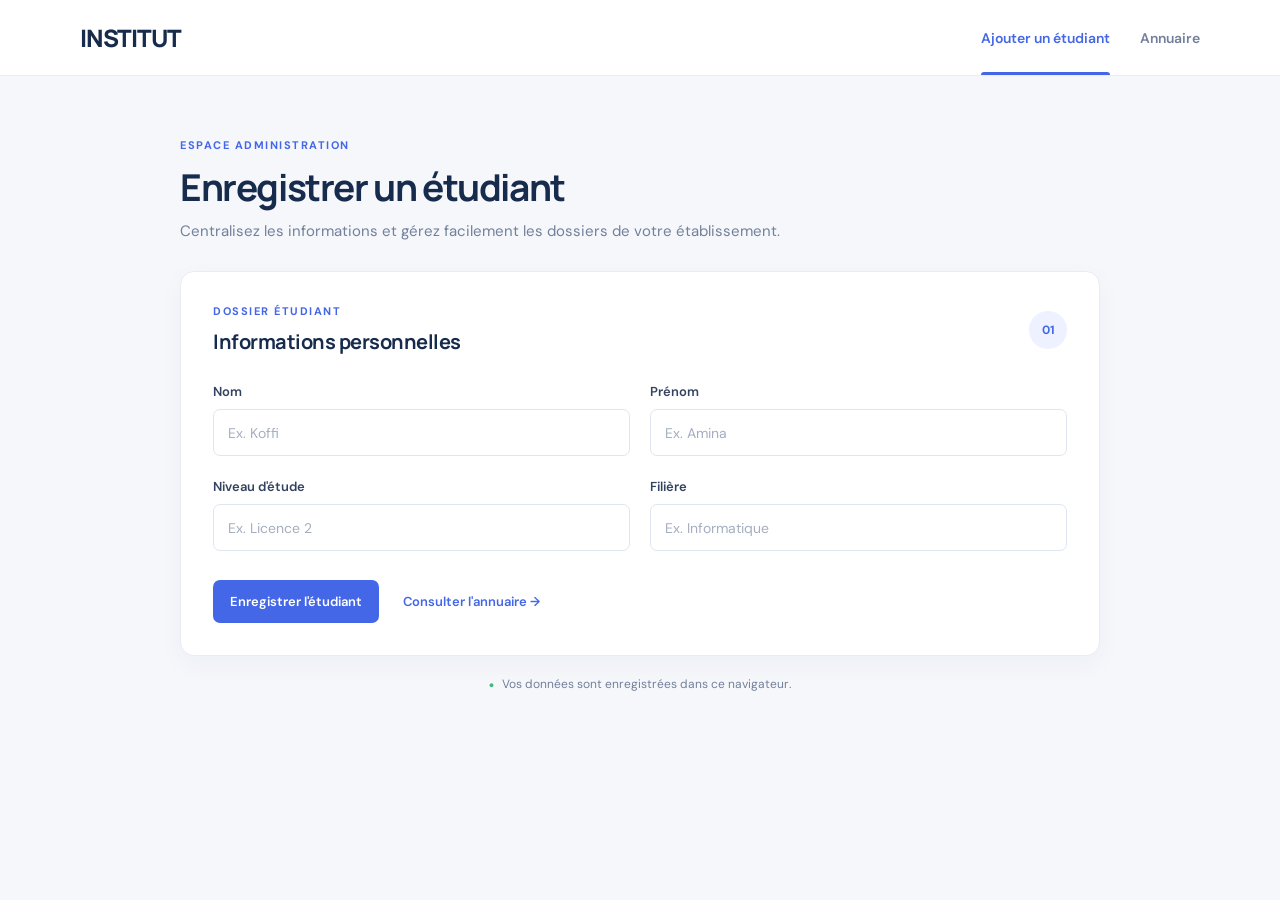
<file: index.html>
<!DOCTYPE html>
<html lang="fr">
<head>
    <meta charset="UTF-8">
    <meta name="viewport" content="width=device-width, initial-scale=1.0">
    <meta name="description" content="Ajoutez et gérez les dossiers des étudiants.">
    <title>Gestion des étudiants</title>
    <link rel="stylesheet" href="style.css">
    <script src="app.js" defer></script>
</head>
<body>
    <header class="site-header">
        <a class="brand" href="index.html">INSTITUT</a>
        <nav aria-label="Navigation principale">
            <a class="nav-link active" href="index.html">Ajouter un étudiant</a>
            <a class="nav-link" href="index2.html">Annuaire</a>
        </nav>
    </header>

    <main class="page-shell">
        <section class="intro">
            <p class="eyebrow">ESPACE ADMINISTRATION</p>
            <h1 id="form-title">Enregistrer un étudiant</h1>
            <p>Centralisez les informations et gérez facilement les dossiers de votre établissement.</p>
        </section>

        <section class="panel form-panel" aria-labelledby="form-title">
            <div class="panel-heading">
                <div>
                    <p class="eyebrow">DOSSIER ÉTUDIANT</p>
                    <h2>Informations personnelles</h2>
                </div>
                <span class="step-badge">01</span>
            </div>

            <p id="status-message" class="status-message" role="status" aria-live="polite"></p>

            <form id="student-form">
                <div class="form-grid">
                    <label>
                        Nom
                        <input id="nom" name="nom" type="text" placeholder="Ex. Koffi" autocomplete="family-name" required>
                    </label>
                    <label>
                        Prénom
                        <input id="prenom" name="prenom" type="text" placeholder="Ex. Amina" autocomplete="given-name" required>
                    </label>
                    <label>
                        Niveau d'étude
                        <input id="niveau" name="niveau" type="text" placeholder="Ex. Licence 2" required>
                    </label>
                    <label>
                        Filière
                        <input id="filiere" name="filiere" type="text" placeholder="Ex. Informatique" required>
                    </label>
                </div>
                <div class="form-actions">
                    <button class="button button-primary" id="submit-button" type="submit">Enregistrer l'étudiant</button>
                    <a class="text-link" href="index2.html">Consulter l'annuaire <span aria-hidden="true">→</span></a>
                </div>
            </form>
        </section>

        <p class="storage-note"><span aria-hidden="true">●</span> Vos données sont enregistrées dans ce navigateur.</p>
    </main>
</body>
</html>
</file>
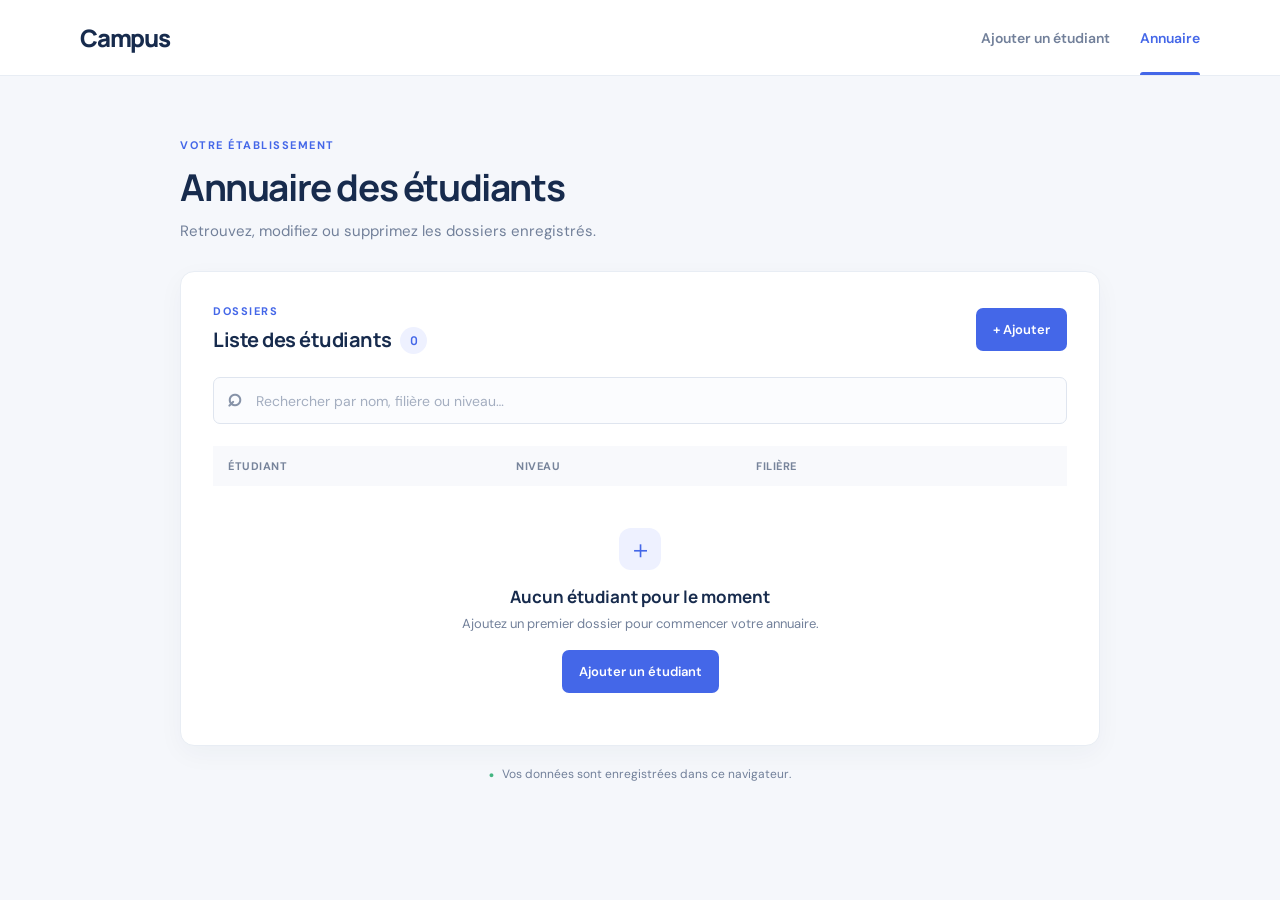
<file: index2.html>
<!DOCTYPE html>
<html lang="fr">
<head>
    <meta charset="UTF-8">
    <meta name="viewport" content="width=device-width, initial-scale=1.0">
    <meta name="description" content="Consultez et gérez l'annuaire des étudiants.">
    <title>Annuaire des étudiants</title>
    <link rel="stylesheet" href="style.css">
    <script src="app.js" defer></script>
</head>
<body>
    <header class="site-header">
        <a class="brand" href="index.html">Campus</a>
        <nav aria-label="Navigation principale">
            <a class="nav-link" href="index.html">Ajouter un étudiant</a>
            <a class="nav-link active" href="index2.html">Annuaire</a>
        </nav>
    </header>

    <main class="page-shell">
        <section class="intro">
            <p class="eyebrow">VOTRE ÉTABLISSEMENT</p>
            <h1>Annuaire des étudiants</h1>
             <p>Retrouvez, modifiez ou supprimez les dossiers enregistrés.</p>
        </section>

        <section class="panel directory-panel" aria-labelledby="directory-title">
            <div class="directory-heading">
                <div>
                    <p class="eyebrow">DOSSIERS</p>
                    <h2 id="directory-title">Liste des étudiants <span id="student-count" class="count-badge">0</span></h2>
                </div>
                <a class="button button-primary" href="index.html">+ Ajouter</a>
            </div>

            <label class="search-box">
                <span class="search-icon" aria-hidden="true">⌕</span>
                <span class="visually-hidden">Rechercher un étudiant</span>
                <input id="search-input" type="search" placeholder="Rechercher par nom, filière ou niveau…">
            </label>

            <p id="directory-message" class="status-message" role="status" aria-live="polite"></p>
            <div class="table-wrap">
                <table>
                    <thead>
                        <tr>
                            <th scope="col">Étudiant</th>
                            <th scope="col">Niveau</th>
                            <th scope="col">Filière</th>
                            <th scope="col"><span class="visually-hidden">Actions</span></th>
                        </tr>
                    </thead>
                    <tbody id="student-list"></tbody>
                </table>
                <div id="empty-state" class="empty-state" hidden>
                    <span class="empty-icon" aria-hidden="true">＋</span>
                    <h3>Aucun étudiant pour le moment</h3>
                    <p>Ajoutez un premier dossier pour commencer votre annuaire.</p>
                    <a class="button button-primary" href="index.html">Ajouter un étudiant</a>
                </div>
            </div>
        </section>

        <p class="storage-note"><span aria-hidden="true">●</span> Vos données sont enregistrées dans ce navigateur.</p>
    </main>
</body>
</html>
</file>
<file: style.css>
@import url("https://fonts.googleapis.com/css2?family=DM+Sans:wght@400;500;600;700&family=Manrope:wght@400;500;600;700;800&display=swap");

:root {
  --ink: #172b4d; --muted: #72809a; --line: #e8edf4;
  --primary: #4467e8; --primary-dark: #3455d1;
  --background: #f5f7fb; --white: #fff;
  color-scheme: light;
}

* { box-sizing: border-box; }

body {
  min-width: 320px; margin: 0;
  background: var(--background); color: var(--ink);
  font-family: "DM Sans", sans-serif;
}

h1, h2, h3, p { margin-top: 0; }
h1, h2, h3 { font-family: "Manrope", sans-serif; }

.site-header {
  height: 76px; padding: 0 max(6vw, calc((100vw - 1120px) / 2));
  display: flex; align-items: center; justify-content: space-between;
  background: var(--white); border-bottom: 1px solid var(--line);
}

.brand {
  color: var(--ink); font: 800 24px "Manrope", sans-serif;
  letter-spacing: -1.2px; text-decoration: none;
}
.brand span { color: var(--primary); }

nav { height: 100%; display: flex; gap: 30px; }

.nav-link {
  position: relative; display: inline-flex; align-items: center;
  color: var(--muted); font-size: 14px; font-weight: 600;
  text-decoration: none;
}
.nav-link:hover, .nav-link.active { color: var(--primary); }

.nav-link.active::after {
  content: ""; position: absolute; right: 0; bottom: 0; left: 0;
  height: 3px; border-radius: 3px 3px 0 0; background: var(--primary);
}

.page-shell { width: min(100% - 40px, 920px); margin: 62px auto; }
.intro { margin-bottom: 30px; }

.eyebrow {
  margin: 0 0 10px; color: var(--primary);
  font-size: 11px; font-weight: 700; letter-spacing: 1.5px;
}

h1 {
  margin-bottom: 9px; font-size: clamp(29px, 4vw, 37px);
  letter-spacing: -1.4px;
}

.intro > p:last-child { margin-bottom: 0; color: var(--muted); font-size: 15px; }

.panel {
  padding: 32px; border: 1px solid var(--line); border-radius: 14px;
  background: var(--white); box-shadow: 0 8px 26px rgb(23 43 77 / 4%);
}

.panel-heading, .directory-heading {
  display: flex; align-items: center; justify-content: space-between; gap: 20px;
}
.panel-heading { margin-bottom: 28px; }

.panel-heading h2, .directory-heading h2 {
  margin-bottom: 0; font-size: 20px; letter-spacing: -0.5px;
}

.step-badge, .count-badge {
  display: inline-grid; flex: 0 0 auto; place-items: center;
  border-radius: 50%; background: #eef1ff; color: var(--primary);
  font-size: 12px; font-weight: 700;
}
.step-badge { width: 38px; height: 38px; }
.count-badge { width: 27px; height: 27px; margin-left: 5px; vertical-align: 2px; }

.form-grid {
  display: grid; grid-template-columns: repeat(2, minmax(0, 1fr));
  gap: 22px 20px;
}

label {
  display: grid; gap: 9px; color: #33435f;
  font-size: 13px; font-weight: 600;
}

input {
  width: 100%; min-height: 47px; padding: 0 14px;
  border: 1px solid #dfe5ef; border-radius: 7px; outline: none;
  background: var(--white); color: var(--ink);
  font: 400 14px "DM Sans", sans-serif;
  transition: border-color 0.15s, box-shadow 0.15s;
}
input::placeholder { color: #a4aec0; }
input:focus { border-color: var(--primary); box-shadow: 0 0 0 3px rgb(68 103 232 / 12%); }

.form-actions {
  display: flex; align-items: center; gap: 24px; margin-top: 29px;
}

.button, .action-link, .action-button {
  border: 0; border-radius: 7px; cursor: pointer;
  font: 600 13px "DM Sans", sans-serif; text-decoration: none;
}

.button {
  min-height: 43px; padding: 0 17px;
  display: inline-flex; align-items: center; justify-content: center;
  transition: background 0.15s, transform 0.15s;
}
.button:hover { transform: translateY(-1px); }
.button-primary { background: var(--primary); color: var(--white); }
.button-primary:hover { background: var(--primary-dark); }

.text-link {
  color: var(--primary); font-size: 13px; font-weight: 600;
  text-decoration: none;
}
.text-link:hover { text-decoration: underline; }

.storage-note {
  margin: 20px 0 0; color: var(--muted);
  font-size: 12px; text-align: center;
}
.storage-note span { margin-right: 5px; color: #43b581; font-size: 9px; }

.directory-heading { margin-bottom: 23px; }
.directory-heading .eyebrow { margin-bottom: 8px; }
.search-box { position: relative; display: block; margin-bottom: 22px; }
.search-box input { padding-left: 42px; background: #fbfcfe; }

.search-icon {
  position: absolute; z-index: 1; top: 8px; left: 14px;
  color: #8793a8; font-size: 25px; line-height: 1;
}

.table-wrap { overflow-x: auto; }
table { width: 100%; border-collapse: collapse; text-align: left; }
thead { background: #f8f9fc; }

th {
  padding: 13px 15px; color: #77849b; font-size: 11px;
  font-weight: 700; letter-spacing: 0.5px; text-transform: uppercase;
}

td {
  padding: 16px 15px; border-bottom: 1px solid var(--line);
  color: #52617a; font-size: 13px;
}
tbody tr:last-child td { border-bottom: 0; }
.student-name { color: var(--ink); font-weight: 600; }

.row-actions {
  display: flex; justify-content: flex-end; gap: 8px; white-space: nowrap;
}

.action-link, .action-button {
  padding: 5px 8px; border-radius: 5px; background: transparent;
  color: var(--primary); font-size: 12px;
}
.action-link:hover, .action-button:hover { background: #eef1ff; }
.action-button { color: #c44e5a; }
.action-button:hover { background: #fff0f1; }

.status-message { margin: 0 0 16px; color: #b3414b; font-size: 13px; }
.status-message:empty, [hidden] { display: none !important; }
.empty-state { padding: 42px 15px 20px; text-align: center; }

.empty-icon {
  width: 42px; height: 42px; margin: 0 auto 15px;
  display: grid; place-items: center; border-radius: 12px;
  background: #eef1ff; color: var(--primary); font-size: 25px;
}

.empty-state h3 { margin-bottom: 7px; font-size: 17px; }
.empty-state p { margin-bottom: 18px; color: var(--muted); font-size: 13px; }

.visually-hidden {
  position: absolute; width: 1px; height: 1px; overflow: hidden;
  clip: rect(0, 0, 0, 0); white-space: nowrap; clip-path: inset(50%);
}

@media (max-width: 600px) {
  .site-header { height: 66px; padding: 0 20px; }
  nav { gap: 15px; }
  .nav-link { font-size: 12px; }
  .page-shell { width: min(100% - 28px, 920px); margin: 38px auto; }
  .panel { padding: 23px 18px; }
  .form-grid { grid-template-columns: 1fr; gap: 17px; }
  .form-actions { align-items: flex-start; flex-direction: column; gap: 16px; }
  .directory-heading { align-items: flex-start; }
  .directory-heading .button { padding: 0 12px; }
  table { min-width: 570px; }
}
</file>
